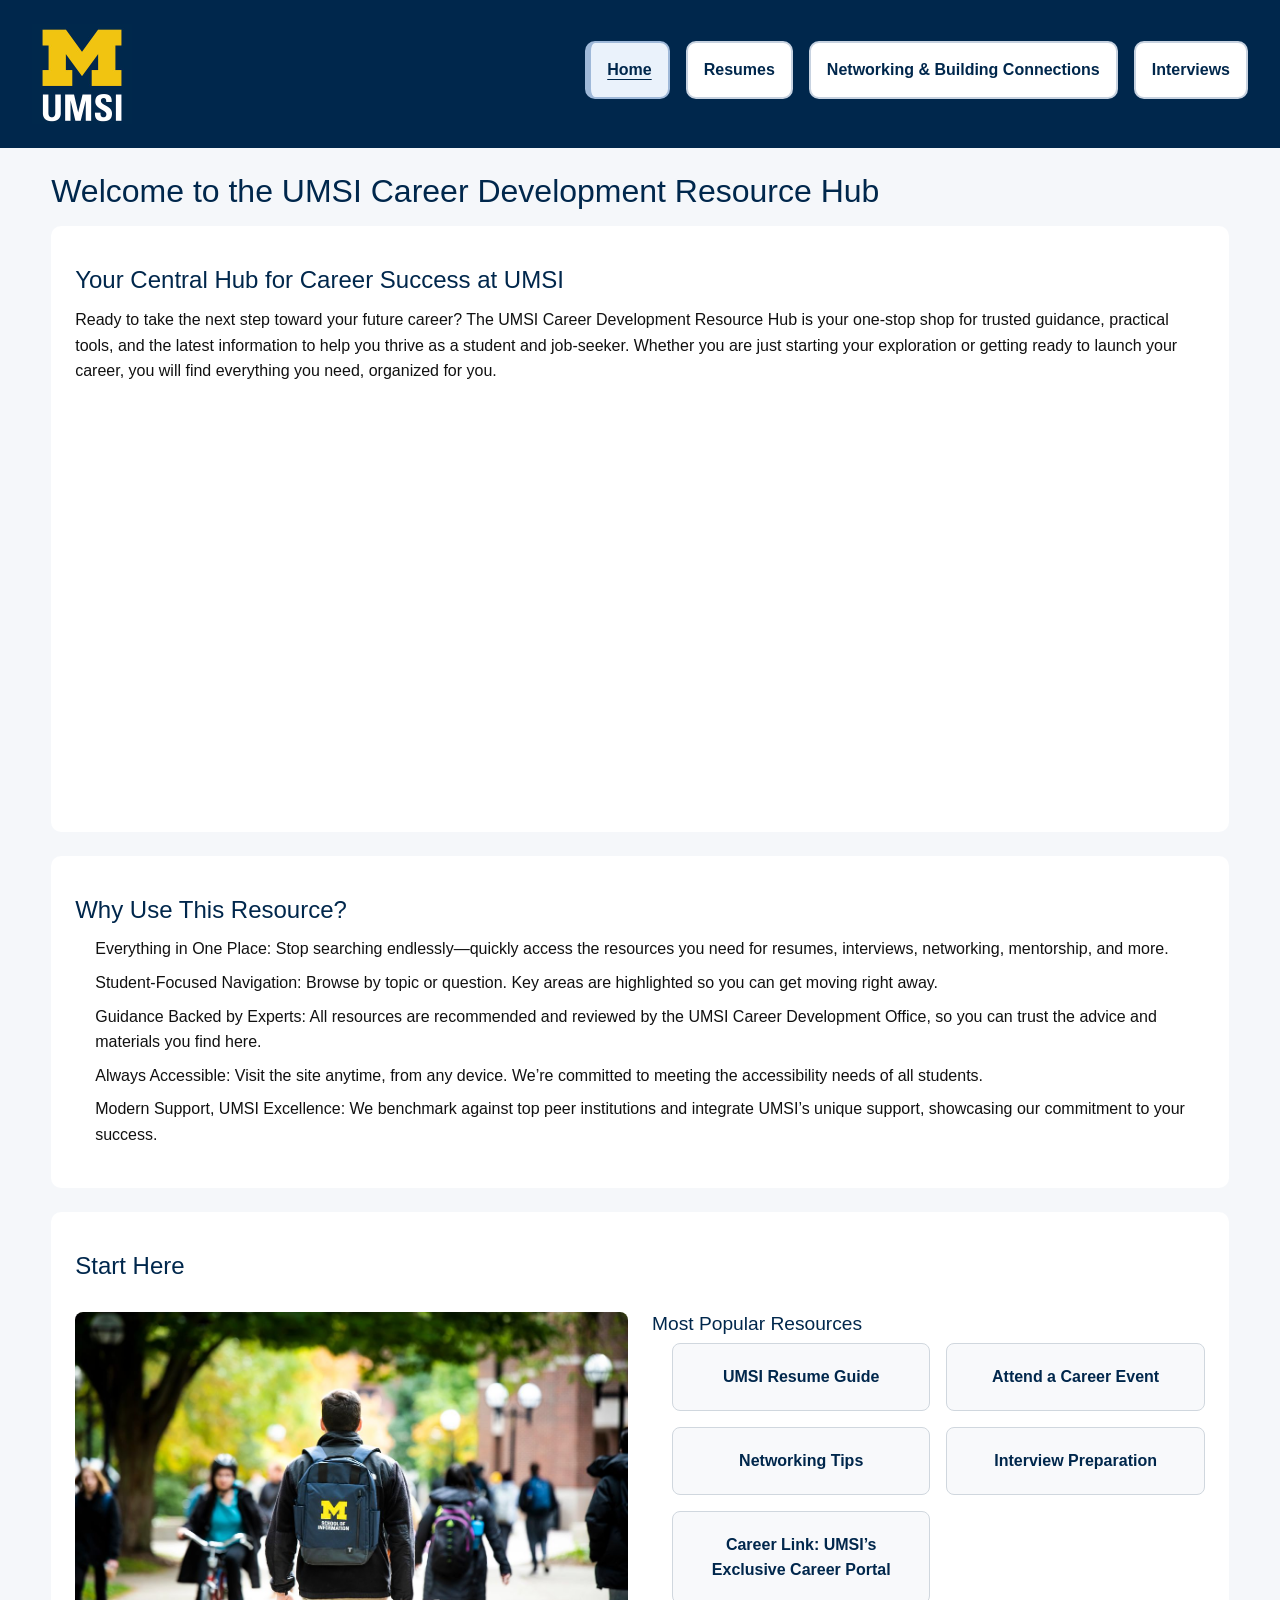
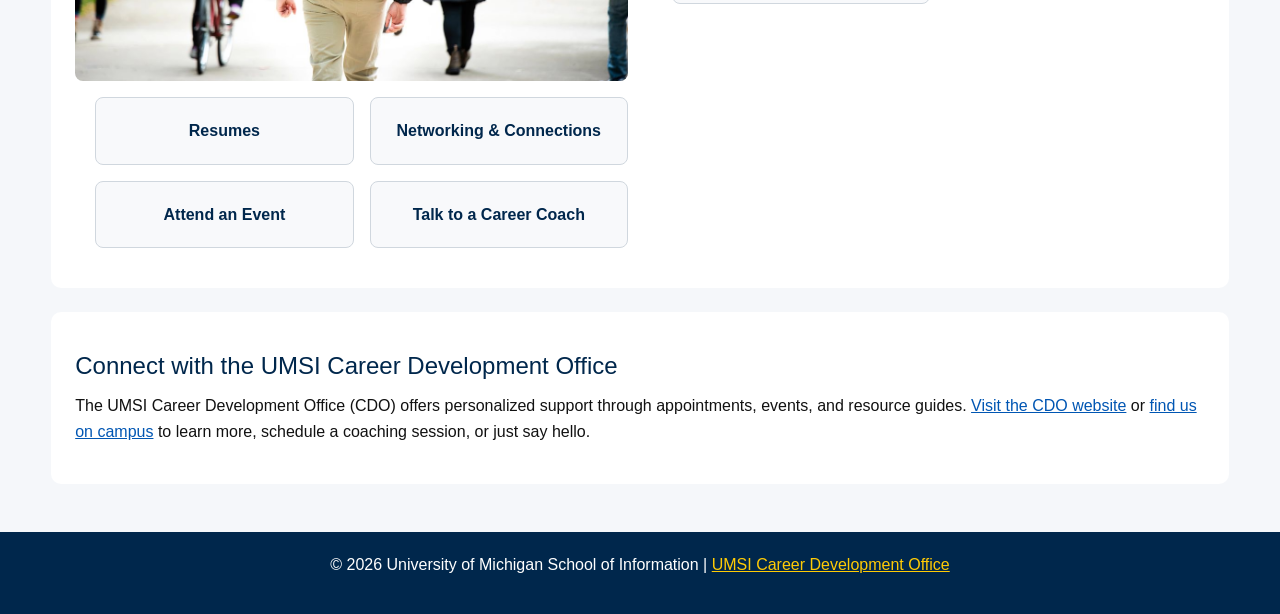
<file: index.html>
<!DOCTYPE html>
<html lang="en">
<head>
    <meta charset="UTF-8">
    <meta name="viewport" content="width=device-width, initial-scale=1.0">
    <link rel="stylesheet" href="css/html5reset.css">
    <link rel="stylesheet" href="css/style.css">
    <title>UMSI Career Development Resource Hub</title>
</head>
<body>

    <header>
  <a href = "#main-content" class="skip-link">Skip to Main Content</a>
        <img src="images/UMSI_signature_vertical_informal_solidblue.jpg" alt="University of Michigan School of Information">
        <nav>
            <ul>
                <li><a href = "index.html" class="active" aria-current="page">Home</a></li>
                <li><a href = "resume.html">Resumes</a></li>
                <li><a href = "network.html">Networking & Building Connections</a></li>
                <li><a href = "interview.html">Interviews</a></li>

            </ul>
        </nav>

    </header>
    <main id="main-content">
       <h1>Welcome to the UMSI Career Development Resource Hub</h1>
<section>
      <h2>Your Central Hub for Career Success at UMSI</h2>
      <p>
        Ready to take the next step toward your future career? The UMSI Career Development Resource Hub is your one-stop shop for trusted guidance, practical tools, and the latest information to help you thrive as a student and job-seeker. Whether you are just starting your exploration or getting ready to launch your career, you will find everything you need, organized for you.
      </p>
      <iframe width="560" height="315" src="https://www.youtube.com/embed/GSjGeDYJ5Nk?si=qhxJPRTIT___x8hG" title="YouTube video player" allow="accelerometer; autoplay; clipboard-write; encrypted-media; gyroscope; picture-in-picture; web-share" referrerpolicy="strict-origin-when-cross-origin" allowfullscreen></iframe>
</section>
    <section>
      <h2>Why Use This Resource?</h2>


      <ul>
        <li><strong>Everything in One Place:</strong> Stop searching endlessly—quickly access the resources you need for resumes, interviews, networking, mentorship, and more.</li>
        <li><strong>Student-Focused Navigation:</strong> Browse by topic or question. Key areas are highlighted so you can get moving right away.</li>
        <li><strong>Guidance Backed by Experts:</strong> All resources are recommended and reviewed by the UMSI Career Development Office, so you can trust the advice and materials you find here.</li>
        <li><strong>Always Accessible:</strong> Visit the site anytime, from any device. We’re committed to meeting the accessibility needs of all students.</li>
        <li><strong>Modern Support, UMSI Excellence:</strong> We benchmark against top peer institutions and integrate UMSI’s unique support, showcasing our commitment to your success.</li>
      </ul>
    </section>
        <section class="home-links">
      <h2>Start Here</h2>
      <div>
        <img src="images/UMSI_CampusFall_UMSIBackpack_02.jpg" alt="A student wears a UMSI backpack in fall on the drag.">
        <ul>
            <li><a href="resume.html">Resumes</a></li>
            <li><a href="network.html">Networking & Connections</a></li>
            <li><a href="https://umich.instructure.com/courses/137916/pages/attend-an-event" target="_blank" rel="noopener noreferrer">Attend an Event</a></li>
            <li><a href="https://umich.instructure.com/courses/137916/pages/talk-to-a-career-coach" target="_blank" rel="noopener noreferrer">Talk to a Career Coach</a></li>
        </ul>


      </div>
      <div>
        <h3>Most Popular Resources</h3>
        <ul>
          <li><a href="https://docs.google.com/document/d/1_1GfDJyVGIgE82MZjVhuWT_aB_2Hcj1NN62FUCXoR_o/edit?tab=t.0" target="_blank" rel="noopener noreferrer">UMSI Resume Guide</a></li>
          <li><a href="https://umich.instructure.com/courses/137916/pages/attend-an-event" target="_blank" rel="noopener noreferrer">Attend a Career Event</a></li>
          <li><a href="https://docs.google.com/document/d/18HMt79BU8ovGf9z7_P7No5tuwUS6qHNW5u0sgrepLtE/edit?tab=t.0" target="_blank" rel="noopener noreferrer">Networking Tips</a></li>
          <li><a href="https://docs.google.com/presentation/d/15n-XqsFEntdbkZz89K-ohf7Or1NnCt5CQNDG-6fh2a0/edit?usp=sharing" target="_blank" rel="noopener noreferrer">Interview Preparation</a></li>
          <li><a href="https://si-umich.12twenty.com/Login" target="_blank" rel="noopener noreferrer">Career Link: UMSI’s Exclusive Career Portal</a></li>
        </ul>
      </div>
    </section>
    <section>
      <h2>Connect with the UMSI Career Development Office</h2>
      <p>
        The UMSI Career Development Office (CDO) offers personalized support through appointments, events, and resource guides. <a href="https://umich.instructure.com/courses/137916" target="_blank" rel="noopener noreferrer">Visit the CDO website</a> or <a href="https://www.si.umich.edu/about-umsi/getting-umsi" target="_blank" rel="noopener noreferrer">find us on campus</a> to learn more, schedule a coaching session, or just say hello.
      </p>
    </section>
        <!-- Content taken & modified from UMGPT with the prompt, "Write me a webpage of intro content to help meet the following requirements - this is for the home page": and then pasted in the client objectives & project requirements"
        UMGPT. (2025). UMGPT ( GPT-4.1 August 25th version) [Large language model]. -->
    </main>
<footer>
  <p>&copy; <span id="current-year"></span> University of Michigan School of Information |
    <a href="https://umich.instructure.com/courses/137916" target="_blank" rel="noopener noreferrer">UMSI Career Development Office</a>
  </p>
</footer>
<script>
const yearSpan = document.getElementById("current-year");
if (yearSpan) {
  yearSpan.textContent = new Date().getFullYear();
}
</script>
</body>
</html>
</file>
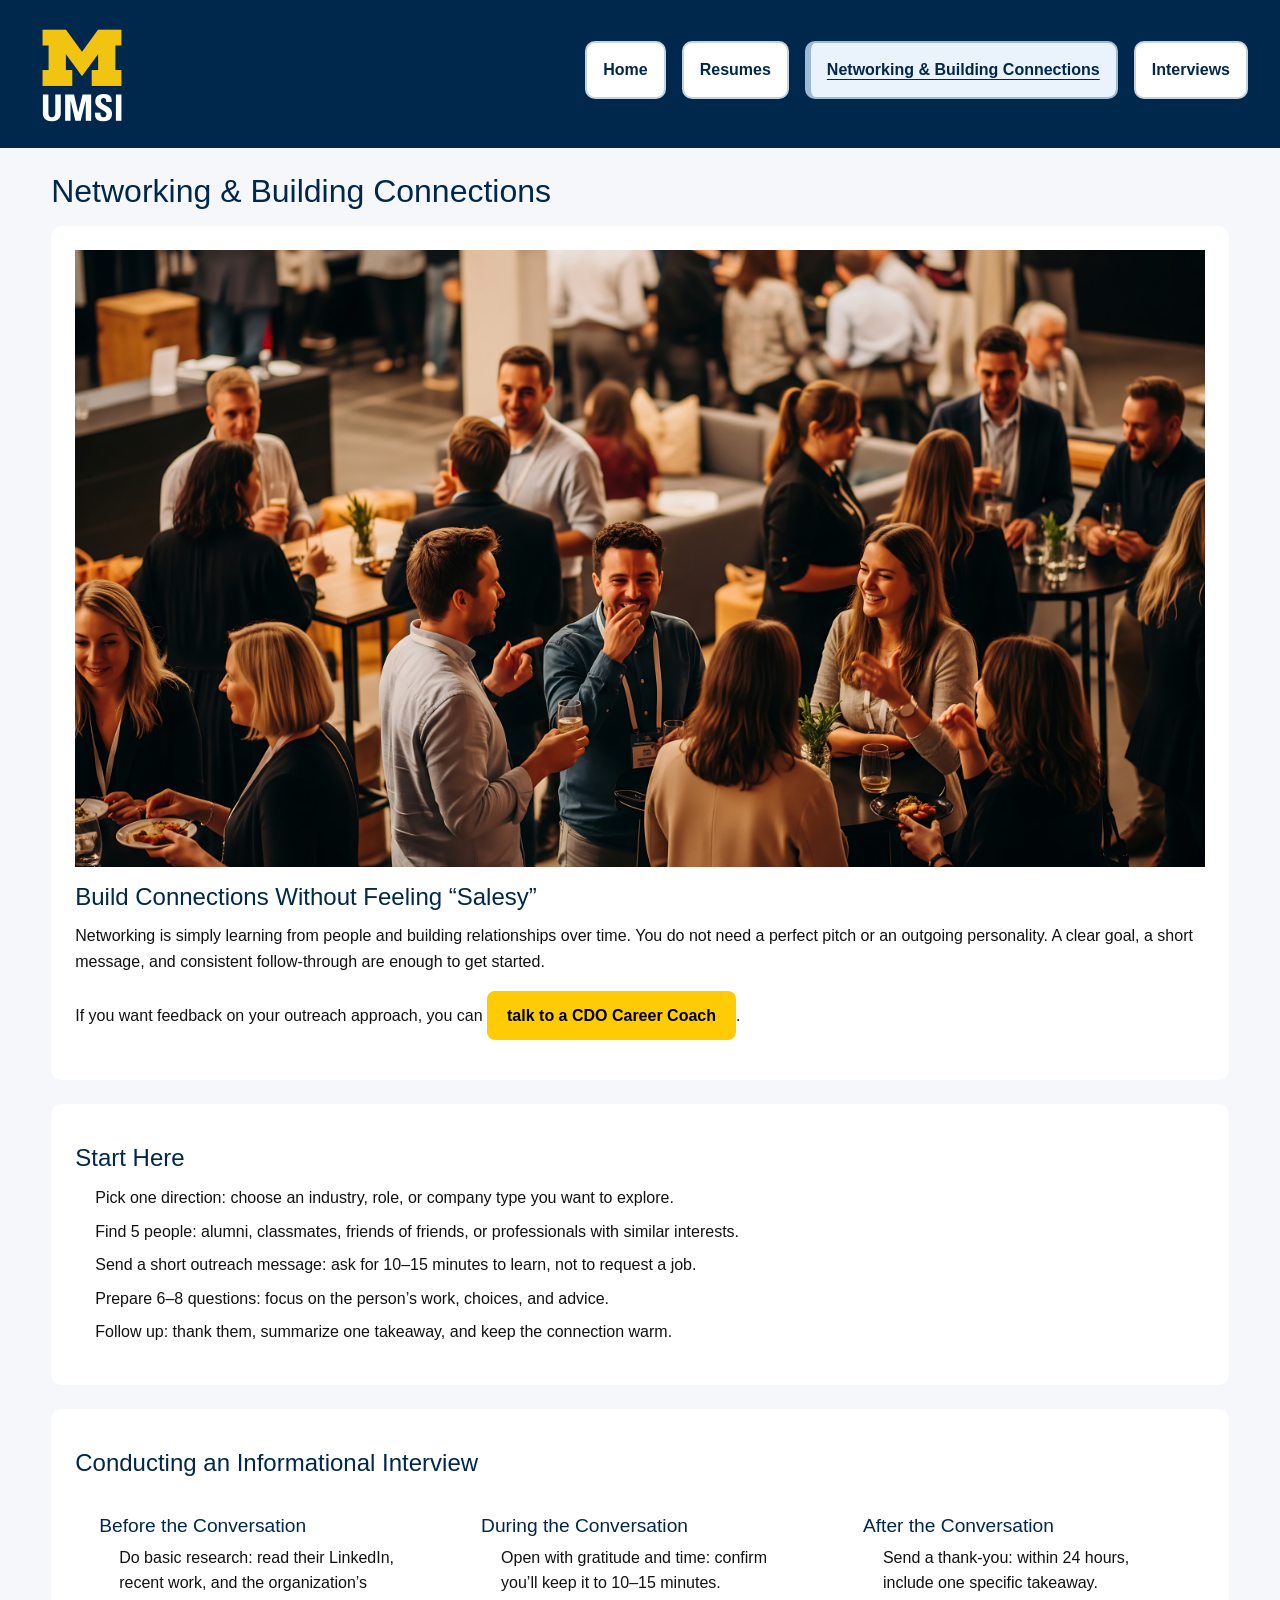
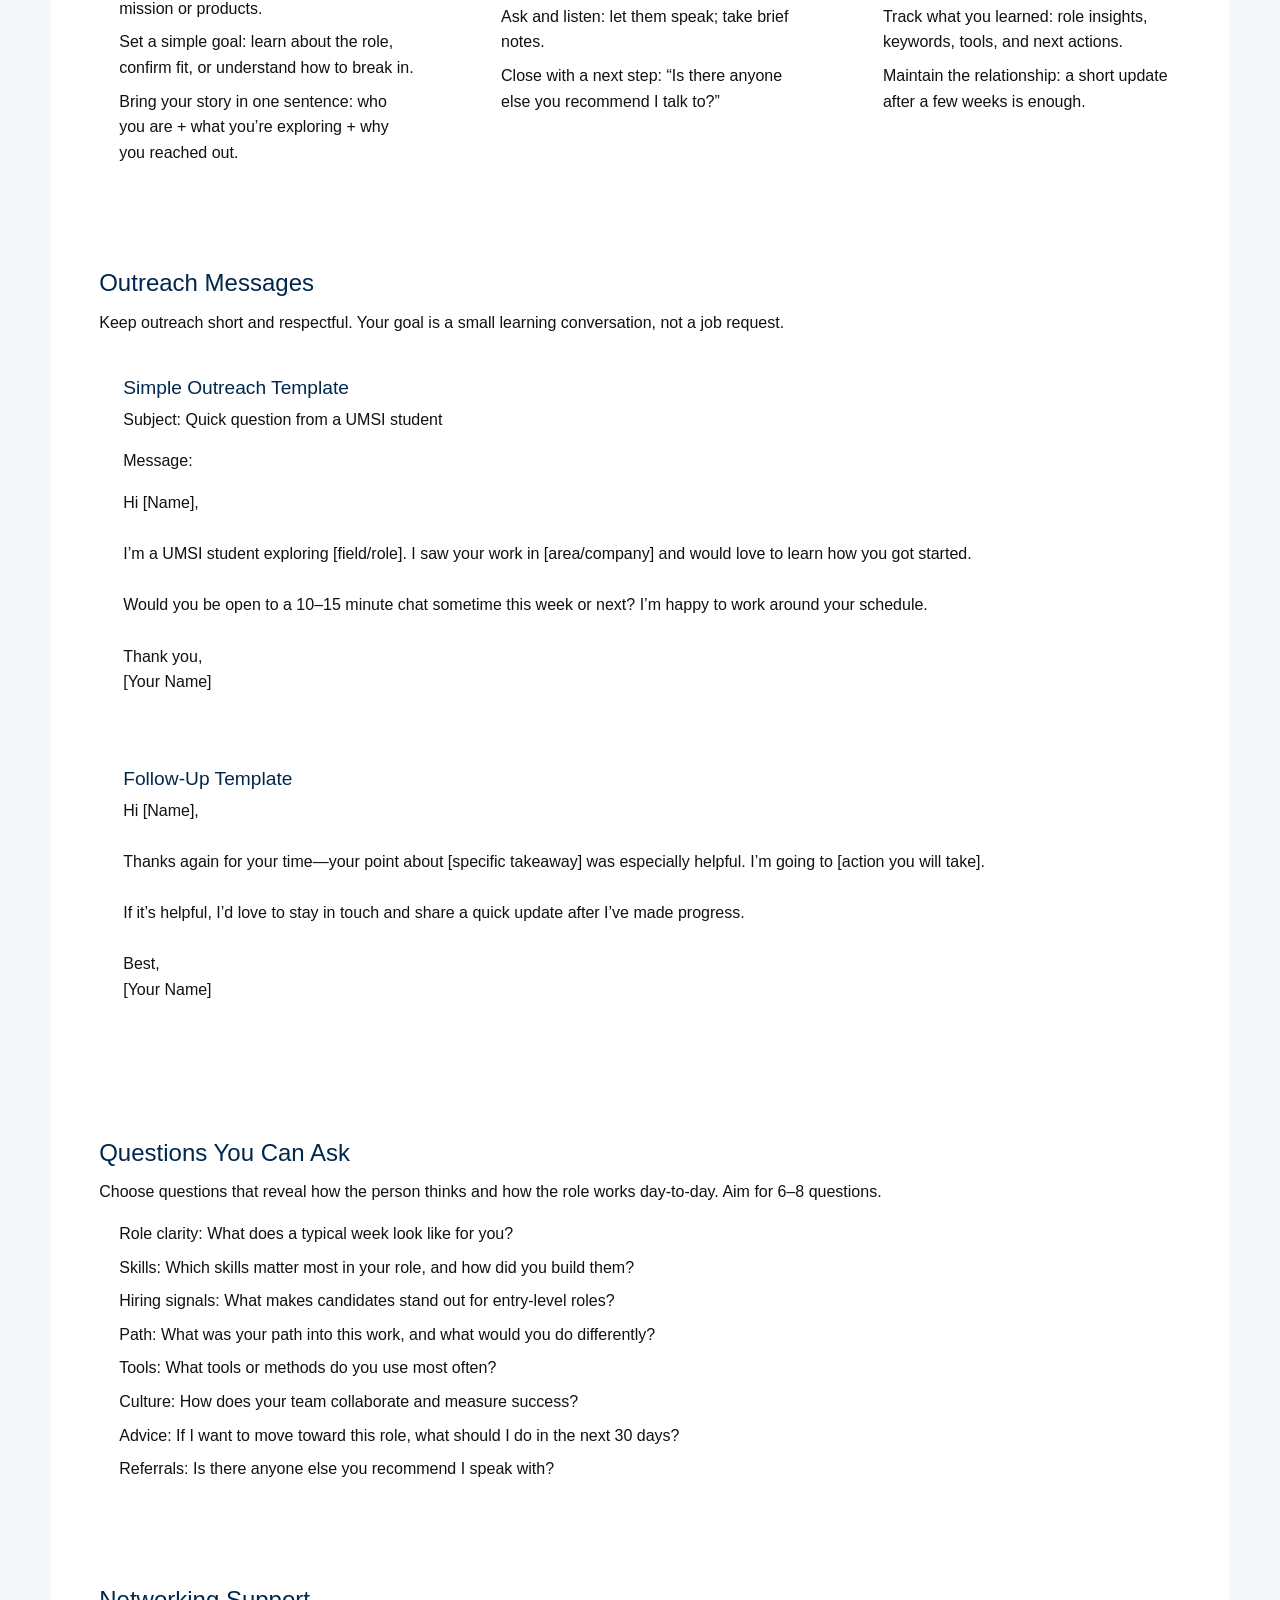
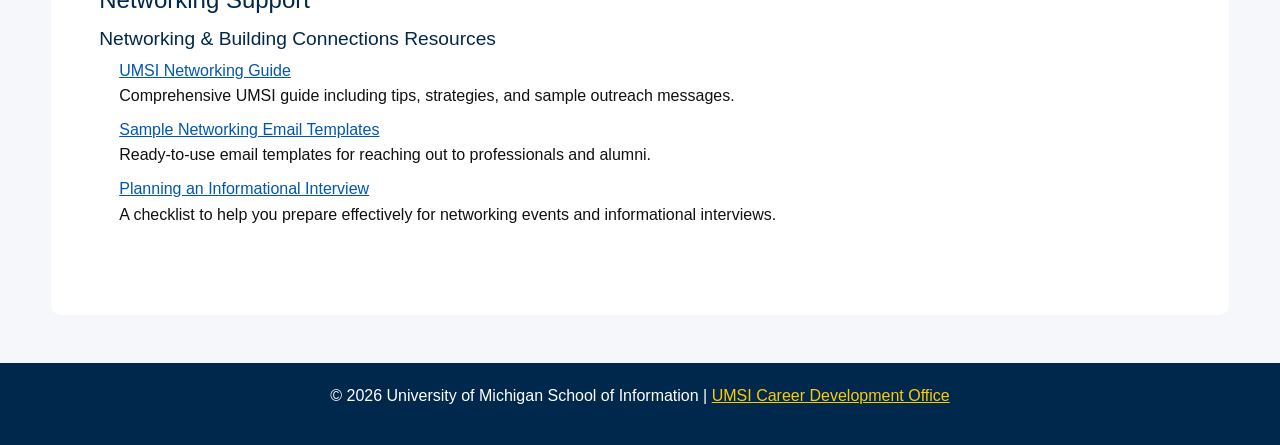
<file: network.html>
<!DOCTYPE html>
<html lang="en">
<head>
    <meta charset="UTF-8">
    <meta name="viewport" content="width=device-width, initial-scale=1.0">
    <link rel="stylesheet" href="css/html5reset.css">
    <link rel="stylesheet" href="css/style.css">
    <title>Networking Support | UMSI Career Development</title>
</head>
<body>

    <header>
        <a href = "#main-content" class="skip-link">Skip to Main Content</a>
        <img src="images/UMSI_signature_vertical_informal_solidblue.jpg" alt="University of Michigan School of Information">
        <nav>
            <ul>
                <li><a href = "index.html">Home</a></li>
                <li><a href = "resume.html">Resumes</a></li>
                <li><a href = "network.html"  class="active" aria-current="page">Networking & Building Connections</a></li>
                <li><a href = "interview.html">Interviews</a></li>
            </ul>
        </nav>
    </header>
    <main id="main-content">
         <h1>Networking & Building Connections</h1>
    <section>
      <img src="images/networking.jpeg" alt="Professionals chatting and networking at an indoor reception.">

      <h2 id="networking-intro">Build Connections Without Feeling “Salesy”</h2>
      <p>
        Networking is simply learning from people and building relationships over time. You do not need a perfect pitch or an outgoing personality.
        A clear goal, a short message, and consistent follow-through are enough to get started.
      </p>
      <p>
        If you want feedback on your outreach approach, you can
        <a href="https://umich.instructure.com/courses/137916/pages/talk-to-a-career-coach" class="link-button"target="_blank" rel="noopener noreferrer">
          talk to a CDO Career Coach
        </a>.
      </p>
    </section>

    <section >
      <h2 id="start-here">Start Here</h2>
      <ol>
        <li><strong>Pick one direction:</strong> choose an industry, role, or company type you want to explore.</li>
        <li><strong>Find 5 people:</strong> alumni, classmates, friends of friends, or professionals with similar interests.</li>
        <li><strong>Send a short outreach message:</strong> ask for 10–15 minutes to learn, not to request a job.</li>
        <li><strong>Prepare 6–8 questions:</strong> focus on the person’s work, choices, and advice.</li>
        <li><strong>Follow up:</strong> thank them, summarize one takeaway, and keep the connection warm.</li>
      </ol>
    </section>

    <section>
      <h2 id="informational-interviews">Conducting an Informational Interview</h2>
        <div class="network-steps">
      <section aria-labelledby="before-call">
        <h3 id="before-call">Before the Conversation</h3>
        <ul>
          <li><strong>Do basic research:</strong> read their LinkedIn, recent work, and the organization’s mission or products.</li>
          <li><strong>Set a simple goal:</strong> learn about the role, confirm fit, or understand how to break in.</li>
          <li><strong>Bring your story in one sentence:</strong> who you are + what you’re exploring + why you reached out.</li>
        </ul>
      </section>

      <section>
        <h3 id="during-call">During the Conversation</h3>
        <ul>
          <li><strong>Open with gratitude and time:</strong> confirm you’ll keep it to 10–15 minutes.</li>
          <li><strong>Ask and listen:</strong> let them speak; take brief notes.</li>
          <li><strong>Close with a next step:</strong> “Is there anyone else you recommend I talk to?”</li>
        </ul>
      </section>

      <section >
        <h3 id="after-call">After the Conversation</h3>
        <ul>
          <li><strong>Send a thank-you:</strong> within 24 hours, include one specific takeaway.</li>
          <li><strong>Track what you learned:</strong> role insights, keywords, tools, and next actions.</li>
          <li><strong>Maintain the relationship:</strong> a short update after a few weeks is enough.</li>
        </ul>
      </section>
        </div>


    <section >
      <h2 id="outreach">Outreach Messages</h2>
      <p>
        Keep outreach short and respectful. Your goal is a small learning conversation, not a job request.
      </p>

      <section >
        <h3 id="email-template">Simple Outreach Template</h3>
        <p><strong>Subject:</strong> Quick question from a UMSI student</p>
        <p><strong>Message:</strong></p>
        <blockquote>
          Hi [Name],<br><br>
          I’m a UMSI student exploring [field/role]. I saw your work in [area/company] and would love to learn how you got started.<br><br>
          Would you be open to a 10–15 minute chat sometime this week or next? I’m happy to work around your schedule.<br><br>
          Thank you,<br>
          [Your Name]
        </blockquote>
      </section>

      <section >
        <h3 id="followup-template">Follow-Up Template</h3>
        <blockquote>
          Hi [Name],<br><br>
          Thanks again for your time—your point about [specific takeaway] was especially helpful. I’m going to [action you will take].<br><br>
          If it’s helpful, I’d love to stay in touch and share a quick update after I’ve made progress.<br><br>
          Best,<br>
          [Your Name]
        </blockquote>
      </section>
    </section>

    <section>
      <h2 id="questions">Questions You Can Ask</h2>
      <p>
        Choose questions that reveal how the person thinks and how the role works day-to-day. Aim for 6–8 questions.
      </p>

      <ul>
        <li><strong>Role clarity:</strong> What does a typical week look like for you?</li>
        <li><strong>Skills:</strong> Which skills matter most in your role, and how did you build them?</li>
        <li><strong>Hiring signals:</strong> What makes candidates stand out for entry-level roles?</li>
        <li><strong>Path:</strong> What was your path into this work, and what would you do differently?</li>
        <li><strong>Tools:</strong> What tools or methods do you use most often?</li>
        <li><strong>Culture:</strong> How does your team collaborate and measure success?</li>
        <li><strong>Advice:</strong> If I want to move toward this role, what should I do in the next 30 days?</li>
        <li><strong>Referrals:</strong> Is there anyone else you recommend I speak with?</li>
      </ul>
    </section>
    <section>
    <h2>Networking Support</h2>
    <h3>Networking & Building Connections Resources</h3>
     <ul>
      <li>
        <a href="https://docs.google.com/presentation/d/1R6azi49e7vd3ubRtdm33qG6Aq3bLBDBue7blM6pv49I/edit?slide=id.g26478bd383d_0_6#slide=id.g26478bd383d_0_6" target="_blank" rel="noopener noreferrer">
          UMSI Networking Guide
        </a> <br>
        Comprehensive UMSI guide including tips, strategies, and sample outreach messages.
      </li>
      <li>
        <a href="https://docs.google.com/document/d/1cwq2KtdKQbO-tICHKUyKRA3QY4_3VJ8NLC2kwPBY4dI/edit?tab=t.0" target="_blank" rel="noopener noreferrer">
          Sample Networking Email Templates
        </a> <br>
        Ready-to-use email templates for reaching out to professionals and alumni.
      </li>
      <li>
        <a href="https://docs.google.com/presentation/d/1QR0UA8V4d_hjHuayVbzF5_bx8d_8m3Ohvx9e5SiBodg/edit?slide=id.g187a33b4e7_2_86#slide=id.g187a33b4e7_2_86" target="_blank" rel="noopener noreferrer">
          Planning an Informational Interview
        </a> <br>
        A checklist to help you prepare effectively for networking events and informational interviews.
      </li>
    </ul>
    </section>
    </main>

<footer>
  <p>&copy; <span id="current-year"></span> University of Michigan School of Information |
    <a href="https://umich.instructure.com/courses/137916" target="_blank" rel="noopener noreferrer">UMSI Career Development Office</a>
  </p>
</footer>
<script>
const yearSpan = document.getElementById("current-year");
if (yearSpan) {
  yearSpan.textContent = new Date().getFullYear();
}
</script>
</body>

</html>
</file>
<file: css/style.css>
body {
  margin: 0;
  font-family: Arial, sans-serif;
  line-height: 1.6;
  background-color: #f5f7fa;
  color: #111;
}

h1 {
  font-size: 2rem;
  line-height: 1.2;
  margin: 0 0 1rem 0;
  color: #00274c;
}

h2 {
  font-size: 1.5rem;
  line-height: 1.25;
  margin: 1rem 0 0.75rem 0;
  color: #00274c;
}

h3 {
  font-size: 1.2rem;
  line-height: 1.3;
  margin: 0 0 0.5rem 0;
  color: #00274c;
}

p {
  margin: 0 0 1rem 0;
}

ul,
ol {
  margin: 0 0 1rem 1.25rem;
}

li {
  margin-bottom: 0.5rem;
}

section {
  background-color: white;
  padding: 1rem;
  margin-bottom: 1rem;
  border-radius: 10px;
}

* {
  box-sizing: border-box;
}


img {
  max-width: 100%;
  height: auto;
  display: block;
}

iframe {
  width: 100%;
  max-width: 100%;
  border: none;
}


/* Skip link */
.skip-link {
  position: absolute;
  left: -9999px;
  top: 0;
}

.skip-link:focus {
  left: 1rem;
  top: 1rem;
  background-color: white;
  color: #00274c;
  padding: 0.75rem 1rem;
  border: 3px solid #00274c;
  text-decoration: none;
    z-index: 1000;
}



/* Header */
header {
  background-color: #00274c;
  color: white;
  text-align: center;
  padding: 1rem;
}

header img {
  width: 90px;
  margin: 0 auto 1rem;
}




/* Navigation */
nav ul {
  list-style: none;
  padding: 0;
  margin: 1rem 0 0;
  display: grid;
  grid-template-columns: 1fr;
  gap: 0.75rem;
}

nav li {
  width: 100%;
}
nav a {
  display: block;
  text-decoration: none;
  background-color: #ffffff;
  color: #00274c;
  font-weight: 700;
  padding: 0.9rem 1rem;
  border: 2px solid #c7d2e0;
  border-radius: 10px;
  text-align: center;
}

nav a.active {
  background-color: #eaf2fb;
  color: #00274c;
  border-left: 6px solid #0056b3;
  border-color: #9fb9d9;
  text-decoration: underline;
  text-underline-offset: 4px;
  font-weight: 800;
}

nav a:hover,
nav a:focus {
  background-color: #ffcb05;
  border-color: #7fa6cf;
  outline: 2px solid #7fa6cf;
  outline-offset: 2px;
  text-decoration: none;
}





/* Main */
main {
  width: 90%;
  max-width: 1100px;
  margin: 0 auto;
  padding: 1rem 0;
}

section {
  background-color: white;
  padding: 1rem;
  margin-bottom: 1rem;
  border-radius: 10px;
}

h1, h2, h3 {
  line-height: 1.2;
  color: #00274c;
}



/* Links */
a {
  color: #0056b3;
}

a:focus,
a:hover {
  text-decoration: underline;
}




/* Footer */
footer {
  background-color: #00274c;
  color: white;
  text-align: center;
  padding: 1rem;
}

footer a {
  color: #ffcb05;
}



/* Grid use on homepage */
.home-links ul {
  list-style: none;
  padding: 0;
  display: grid;
  grid-template-columns: 1fr;
  gap: 0.75rem;
}

.home-links li {
  margin: 0;
}

.home-links a {
  display: block;
  background-color: #f8f9fb;
  border: 1px solid #d0d7de;
  border-radius: 8px;
  padding: 1rem;
  text-decoration: none;
  font-weight: bold;
  color: #00274c;
  text-align: center;
}

.home-links img {
  margin-bottom: 1.25rem;
  border-radius: 8px;
}

.home-links ul {
  gap: 1rem;
}

.home-links a {
  padding: 1.25rem;
}




/* Grid use on interview page */
.interview-grid {
  display: grid;
  grid-template-columns: 1fr;
  gap: 1rem;
}

.interview-grid section {
  margin-bottom: 0;
  background-color: #f8f9fb;
  border: 1px solid #d0d7de;
}

.resource-grid ul {
  list-style: none;
  padding: 0;
  margin: 0;
  display: grid;
  grid-template-columns: 1fr;
  gap: 1rem;
}

.resource-grid li {
  background-color: #f8f9fb;
  border: 1px solid #d0d7de;
  border-radius: 8px;
  padding: 1rem;
  margin: 0;
}

.resource-grid a {
  font-weight: bold;
  text-decoration: none;
  color: #00274c;
  display: inline-block;
  margin-bottom: 0.5rem;
}

.resource-grid a:hover,
.resource-grid a:focus {
  text-decoration: underline;
}

.link-button {
  display: inline-block;
  background-color: #ffcb05;
  color: rgb(0, 0, 0);
  text-decoration: none;
  font-weight: bold;
  padding: 0.75rem 1.25rem;
  border-radius: 8px;
}

.link-button:hover,
.link-button:focus {
  background-color: #ddb208;
  text-decoration: none;
}



/* Grid use on resume intro page */
.resume-intro {
  display: grid;
  gap: 1rem;
}
.resume-intro img {
  width: 100%;
  aspect-ratio: 4 / 4;
  object-fit: cover;
  border-radius: 10px;
}
/* Grid use on network page */
.network-steps {
  display: grid;
  gap: 1rem;
}


/*error page grid */
.error-page {
  display: flex;
  flex-direction: column-reverse;
  gap: 1.5rem;
}
.quick-buttons {
  display: grid;
  grid-template-columns: 1fr;
  gap: 0.75rem;
  margin-bottom: 1rem;
}
.quick-buttons button {
  padding: 0.75rem;
  border: 2px solid #00274c;
  border-radius: 8px;
  background-color: #ffcb05;
  color: #00274c;
  font-weight: bold;
  cursor: pointer;
}



/*challenge for F&Q section */
details {
  background-color: #f8f9fb;
  border: 1px solid #d0d7de;
  border-radius: 8px;
  padding: 1rem;
  margin-bottom: 1rem;
}

summary {
  font-weight: bold;
  cursor: pointer;
  color: #00274c;
}

details p {
  margin-top: 0.75rem;
}



@media screen and (min-width: 768px) {
  header {
    display: flex;
    justify-content: space-between;
    align-items: center;
    padding: 1.5rem 2rem;
    text-align: left;
  }

  header img {
    width: 100px;
    margin: 0;
  }

  nav {
    flex-grow: 1;
    margin-left: 2rem;
  }

  nav ul {
    display: flex;
    justify-content: flex-end;
    align-items: center;
    gap: 1rem;
    margin: 0;
  }

  nav li {
    width: auto;
    flex: 0 0 auto;
  }

  main {
    width: 92%;
    max-width: 1200px;
    padding: 1.5rem 0;
  }

  section {
    padding: 1.5rem;
    margin-bottom: 1.5rem;
  }

  .home-links {
    display: grid;
    grid-template-columns: 1fr 1fr;
    gap: 1.5rem;
    align-items: start;
  }

  .home-links h2 {
    grid-column: 1 / -1;
    margin-bottom: 0.5rem;
  }

  .home-links > div {
    display: flex;
    flex-direction: column;
    height: 100%;
  }

  .home-links img {
    width: 100%;
    margin-bottom: 1rem;
  }

  .home-links ul,
  .resource-grid ul,
  .interview-grid {
    grid-template-columns: 1fr 1fr;
  }

  .network-steps {
    grid-template-columns: repeat(3, 1fr);
  }

  .resume-intro {
    grid-template-columns: 1fr 1.5fr;
  }

  .resume-intro section {
    min-height: 475px;
  }

  .error-page {
    display: grid;
    grid-template-columns: 1fr 1fr;
    align-items: start;
    gap: 2rem;
  }

  iframe {
    min-height: 400px;
  }

  summary {
    padding: 1.1rem 1.5rem;
  }

  details p {
    padding: 0 1.5rem 1.1rem 1.5rem;
  }

  footer {
    padding: 1.25rem;
  }
}
/* Layout approach inspired by [MIT website]. Adapted and rewritten by me. */
/* GenAI disclosure: I used ChatGPT to review my final version for layout, responsiveness, and accessibility issues. I wrote and revised the HTML/CSS myself. */
</file>
